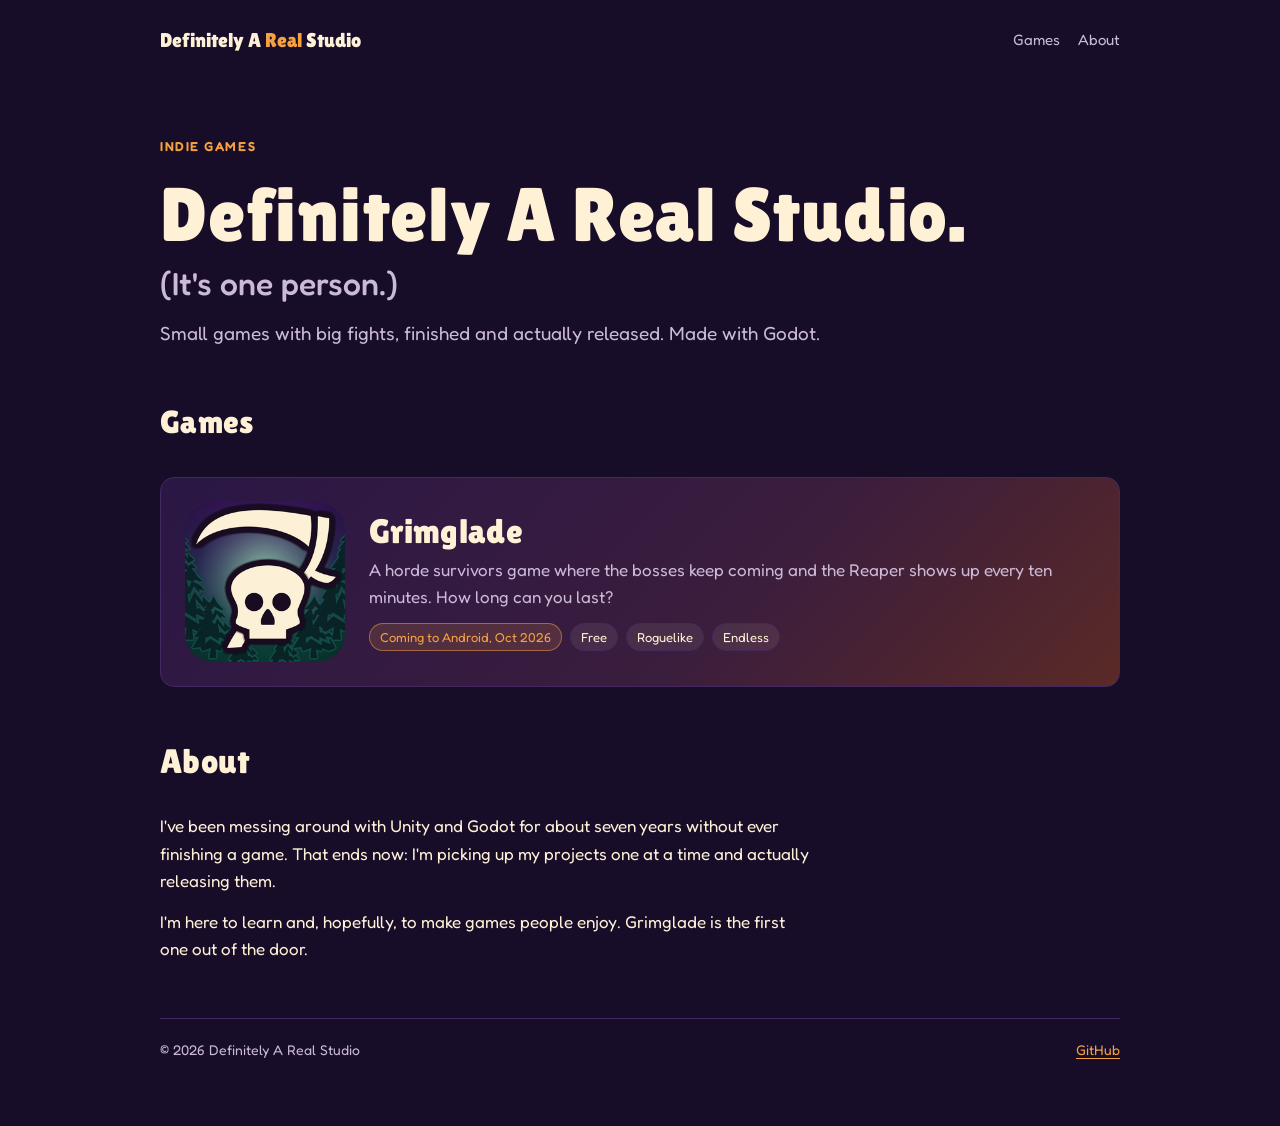
<file: index.html>
<!doctype html>
<html lang="en">
<head>
  <meta charset="utf-8">
  <meta name="viewport" content="width=device-width, initial-scale=1">
  <title>Definitely A Real Studio</title>
  <meta name="description" content="Definitely A Real Studio is a one-person indie game studio. First game: Grimglade, a horde survivors game where the Reaper comes every 10 minutes.">
  <meta property="og:title" content="Definitely A Real Studio">
  <meta property="og:description" content="A one-person indie studio. First game: Grimglade.">
  <meta property="og:image" content="https://definitelyagamestudio.github.io/assets/grimglade-icon-256.png">
  <link rel="icon" type="image/png" href="assets/favicon.png">
  <link rel="preconnect" href="https://fonts.googleapis.com">
  <link rel="preconnect" href="https://fonts.gstatic.com" crossorigin>
  <link rel="stylesheet" href="https://fonts.googleapis.com/css2?family=Fredoka:wght@400;500;600&family=Lilita+One&display=swap">
  <link rel="stylesheet" href="assets/style.css">
</head>
<body>
  <div class="page">
    <header class="site-head">
      <a class="wordmark" href="./">Definitely A <span>Real</span> Studio</a>
      <nav class="nav" aria-label="Main">
        <a href="#games">Games</a>
        <a href="#about">About</a>
      </nav>
    </header>

    <main class="stack">
      <section class="hero">
        <span class="eyebrow">Indie games</span>
        <h1>Definitely A Real Studio.<span class="fine">(It's one person.)</span></h1>
        <p>Small games with big fights, finished and actually released. Made with Godot.</p>
      </section>

      <section class="games" id="games" aria-labelledby="games-title">
        <h2 id="games-title">Games</h2>
        <a class="game-card" href="grimglade/">
          <img src="assets/grimglade-icon-256.png" alt="Grimglade app icon: a skull and scythe over a dark forest glade" width="160" height="160">
          <div>
            <h3>Grimglade</h3>
            <p>A horde survivors game where the bosses keep coming and the Reaper shows up every ten minutes. How long can you last?</p>
            <div class="tags">
              <span class="tag status">Coming to Android, Oct 2026</span>
              <span class="tag">Free</span>
              <span class="tag">Roguelike</span>
              <span class="tag">Endless</span>
            </div>
          </div>
        </a>
      </section>

      <section class="about" id="about" aria-labelledby="about-title">
        <h2 id="about-title">About</h2>
        <p>I've been messing around with Unity and Godot for about seven years without ever finishing a game. That ends now: I'm picking up my projects one at a time and actually releasing them.</p>
        <p>I'm here to learn and, hopefully, to make games people enjoy. Grimglade is the first one out of the door.</p>
      </section>
    </main>

    <footer class="site-foot">
      <span>© 2026 Definitely A Real Studio</span>
      <a href="https://github.com/DefinitelyAGameStudio">GitHub</a>
    </footer>
  </div>
</body>
</html>
</file>
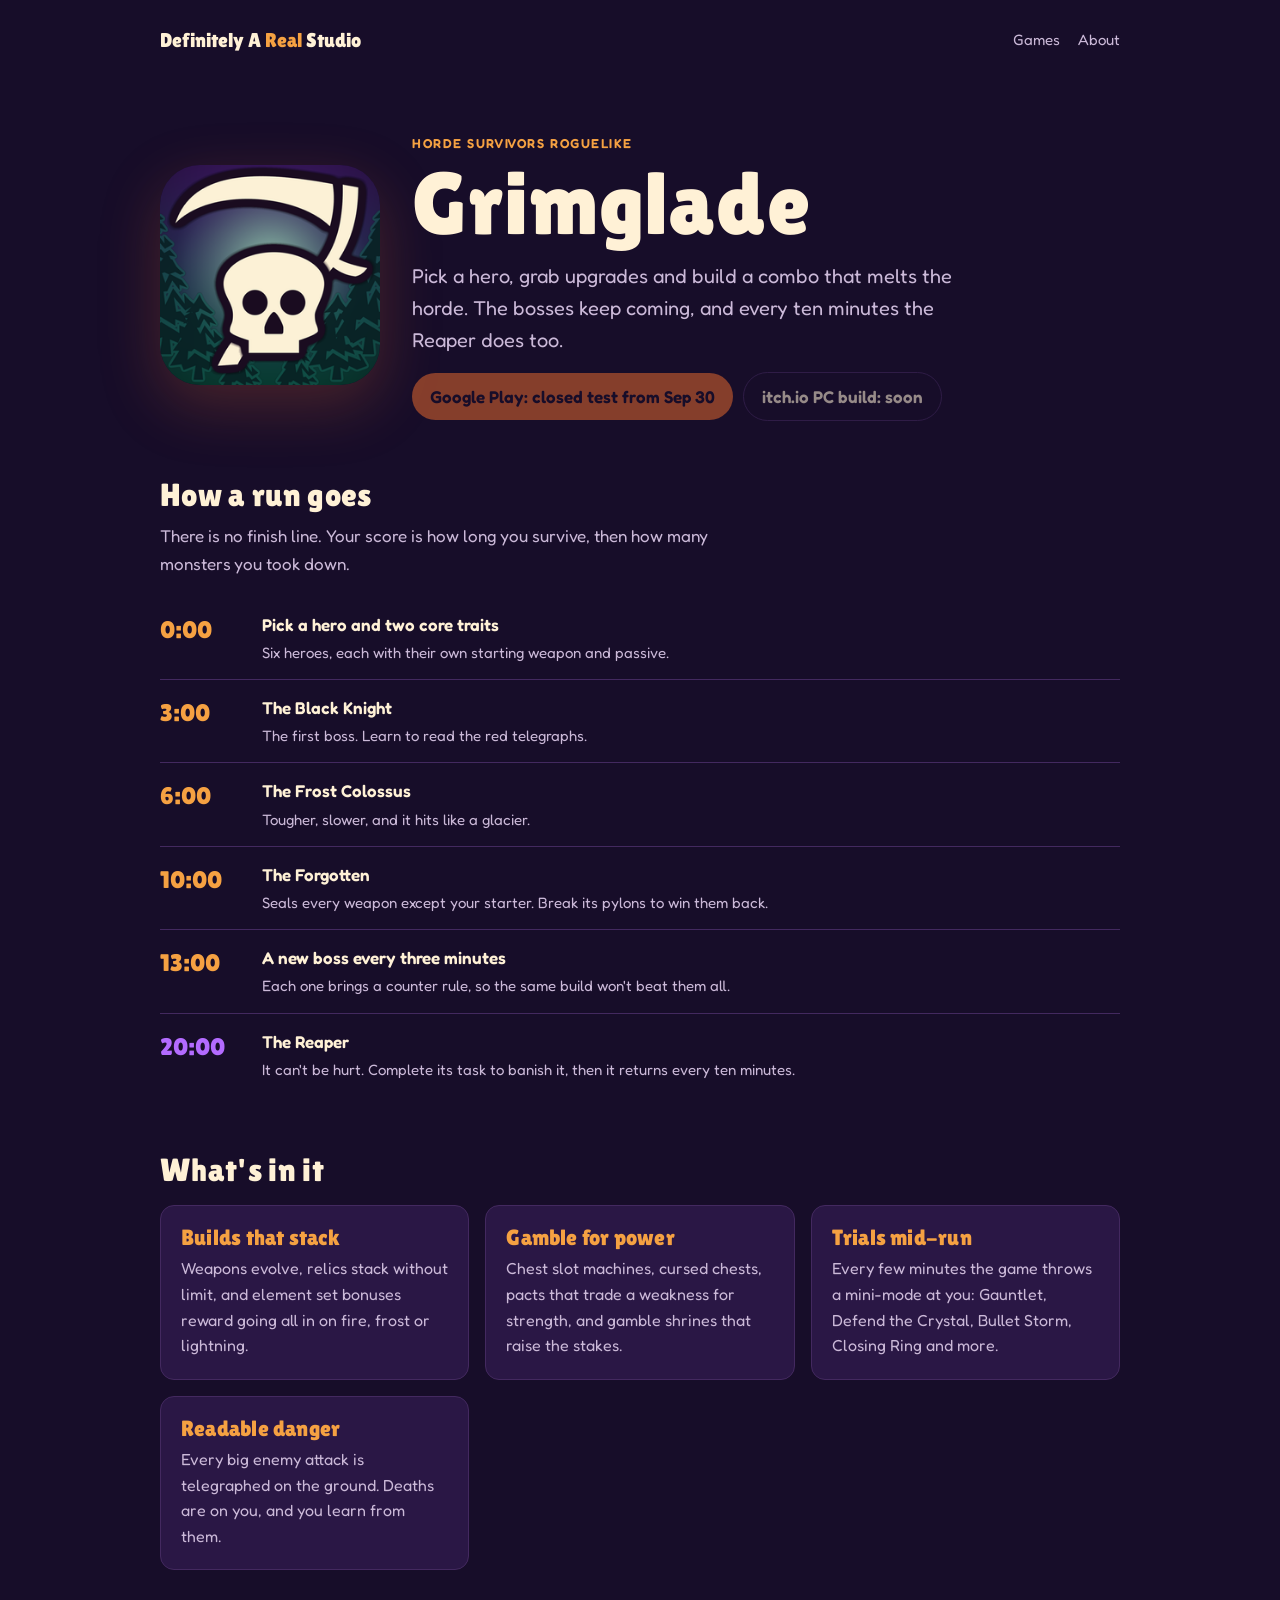
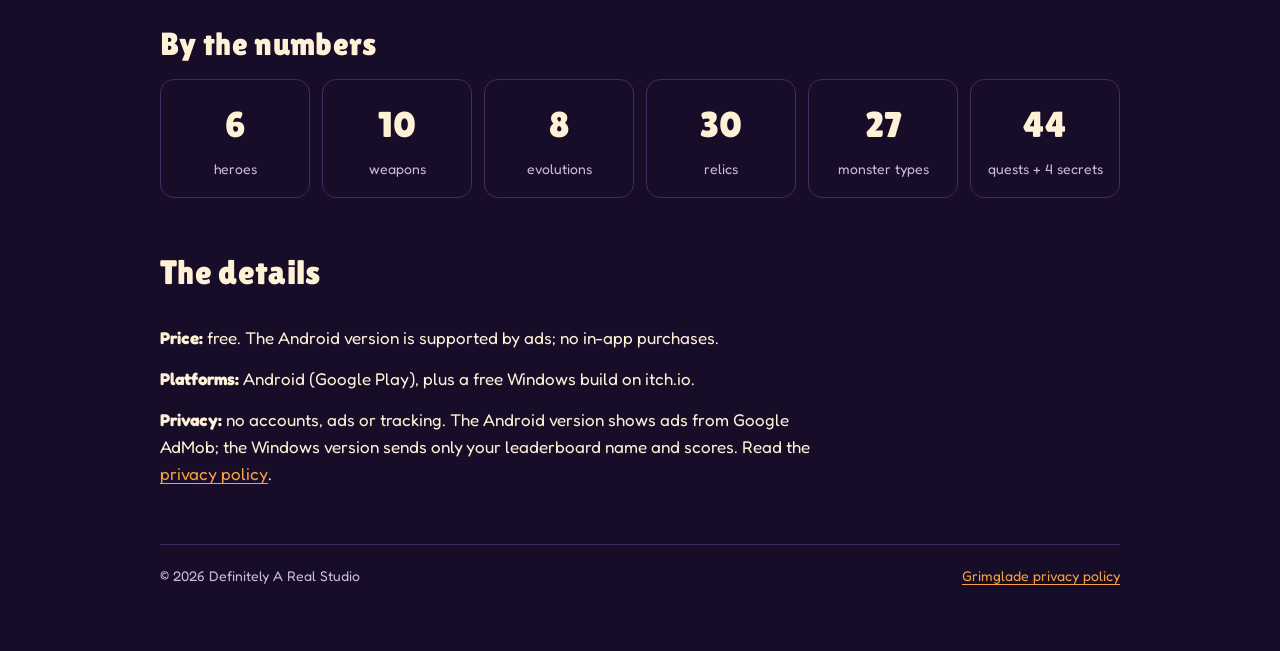
<file: grimglade/index.html>
<!doctype html>
<html lang="en">
<head>
  <meta charset="utf-8">
  <meta name="viewport" content="width=device-width, initial-scale=1">
  <title>Grimglade</title>
  <meta name="description" content="Grimglade is a free horde survivors roguelike: build a combo, fight a boss every three minutes, and outlast the Reaper. Coming to Android.">
  <meta property="og:title" content="Grimglade">
  <meta property="og:description" content="Build a combo, fight a boss every three minutes, outlast the Reaper.">
  <meta property="og:image" content="https://definitelyagamestudio.github.io/assets/grimglade-icon-256.png">
  <link rel="icon" type="image/png" href="../assets/favicon.png">
  <link rel="preconnect" href="https://fonts.googleapis.com">
  <link rel="preconnect" href="https://fonts.gstatic.com" crossorigin>
  <link rel="stylesheet" href="https://fonts.googleapis.com/css2?family=Fredoka:wght@400;500;600&family=Lilita+One&display=swap">
  <link rel="stylesheet" href="../assets/style.css">
</head>
<body>
  <div class="page">
    <header class="site-head">
      <a class="wordmark" href="../">Definitely A <span>Real</span> Studio</a>
      <nav class="nav" aria-label="Main">
        <a href="../#games">Games</a>
        <a href="../#about">About</a>
      </nav>
    </header>

    <main class="stack">
      <section class="game-hero">
        <img src="../assets/grimglade-icon-256.png" alt="Grimglade app icon: a skull and scythe over a dark forest glade" width="220" height="220">
        <div>
          <span class="eyebrow">Horde survivors roguelike</span>
          <h1>Grimglade</h1>
          <p class="pitch">Pick a hero, grab upgrades and build a combo that melts the horde. The bosses keep coming, and every ten minutes the Reaper does too.</p>
          <div class="buttons">
            <span class="button" aria-disabled="true">Google Play: closed test from Sep 30</span>
            <span class="button ghost" aria-disabled="true">itch.io PC build: soon</span>
          </div>
        </div>
      </section>

      <section aria-labelledby="run-title">
        <h2 id="run-title">How a run goes</h2>
        <p class="section-intro">There is no finish line. Your score is how long you survive, then how many monsters you took down.</p>
        <ol class="timeline">
          <li><time>0:00</time><div><strong>Pick a hero and two core traits</strong><span>Six heroes, each with their own starting weapon and passive.</span></div></li>
          <li><time>3:00</time><div><strong>The Black Knight</strong><span>The first boss. Learn to read the red telegraphs.</span></div></li>
          <li><time>6:00</time><div><strong>The Frost Colossus</strong><span>Tougher, slower, and it hits like a glacier.</span></div></li>
          <li><time>10:00</time><div><strong>The Forgotten</strong><span>Seals every weapon except your starter. Break its pylons to win them back.</span></div></li>
          <li><time>13:00</time><div><strong>A new boss every three minutes</strong><span>Each one brings a counter rule, so the same build won't beat them all.</span></div></li>
          <li class="reaper"><time>20:00</time><div><strong>The Reaper</strong><span>It can't be hurt. Complete its task to banish it, then it returns every ten minutes.</span></div></li>
        </ol>
      </section>

      <section aria-labelledby="features-title">
        <h2 id="features-title">What's in it</h2>
        <div class="features">
          <div class="feature"><h3>Builds that stack</h3><p>Weapons evolve, relics stack without limit, and element set bonuses reward going all in on fire, frost or lightning.</p></div>
          <div class="feature"><h3>Gamble for power</h3><p>Chest slot machines, cursed chests, pacts that trade a weakness for strength, and gamble shrines that raise the stakes.</p></div>
          <div class="feature"><h3>Trials mid-run</h3><p>Every few minutes the game throws a mini-mode at you: Gauntlet, Defend the Crystal, Bullet Storm, Closing Ring and more.</p></div>
          <div class="feature"><h3>Readable danger</h3><p>Every big enemy attack is telegraphed on the ground. Deaths are on you, and you learn from them.</p></div>
        </div>
      </section>

      <section aria-labelledby="counts-title">
        <h2 id="counts-title">By the numbers</h2>
        <div class="counts">
          <div class="count"><b>6</b><span>heroes</span></div>
          <div class="count"><b>10</b><span>weapons</span></div>
          <div class="count"><b>8</b><span>evolutions</span></div>
          <div class="count"><b>30</b><span>relics</span></div>
          <div class="count"><b>27</b><span>monster types</span></div>
          <div class="count"><b>44</b><span>quests + 4 secrets</span></div>
        </div>
      </section>

      <section class="about" aria-labelledby="facts-title">
        <h2 id="facts-title">The details</h2>
        <p><strong>Price:</strong> free. The Android version is supported by ads; no in-app purchases.</p>
        <p><strong>Platforms:</strong> Android (Google Play), plus a free Windows build on itch.io.</p>
        <p><strong>Privacy:</strong> no accounts, ads or tracking. The Android version shows ads from Google AdMob; the Windows version sends only your leaderboard name and scores. Read the <a href="privacy/">privacy policy</a>.</p>
      </section>
    </main>

    <footer class="site-foot">
      <span>© 2026 Definitely A Real Studio</span>
      <a href="privacy/">Grimglade privacy policy</a>
    </footer>
  </div>
</body>
</html>
</file>
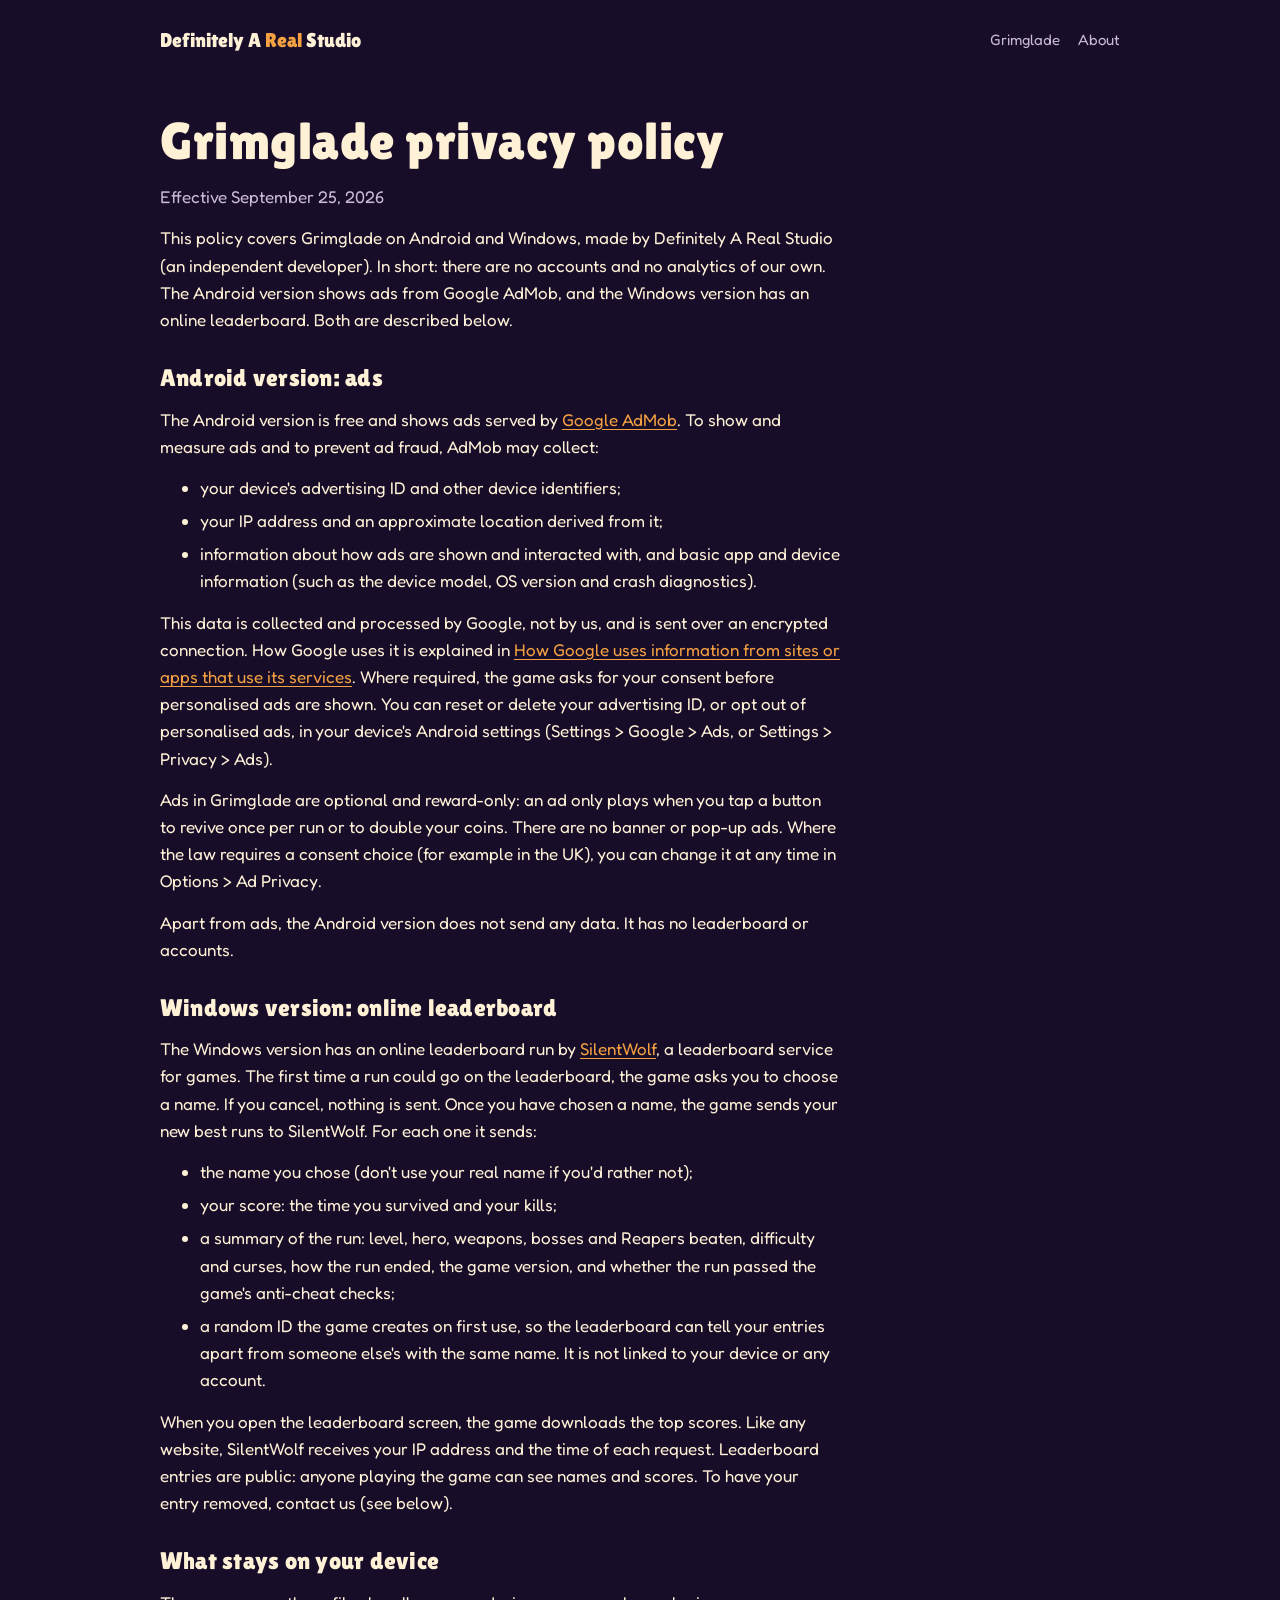
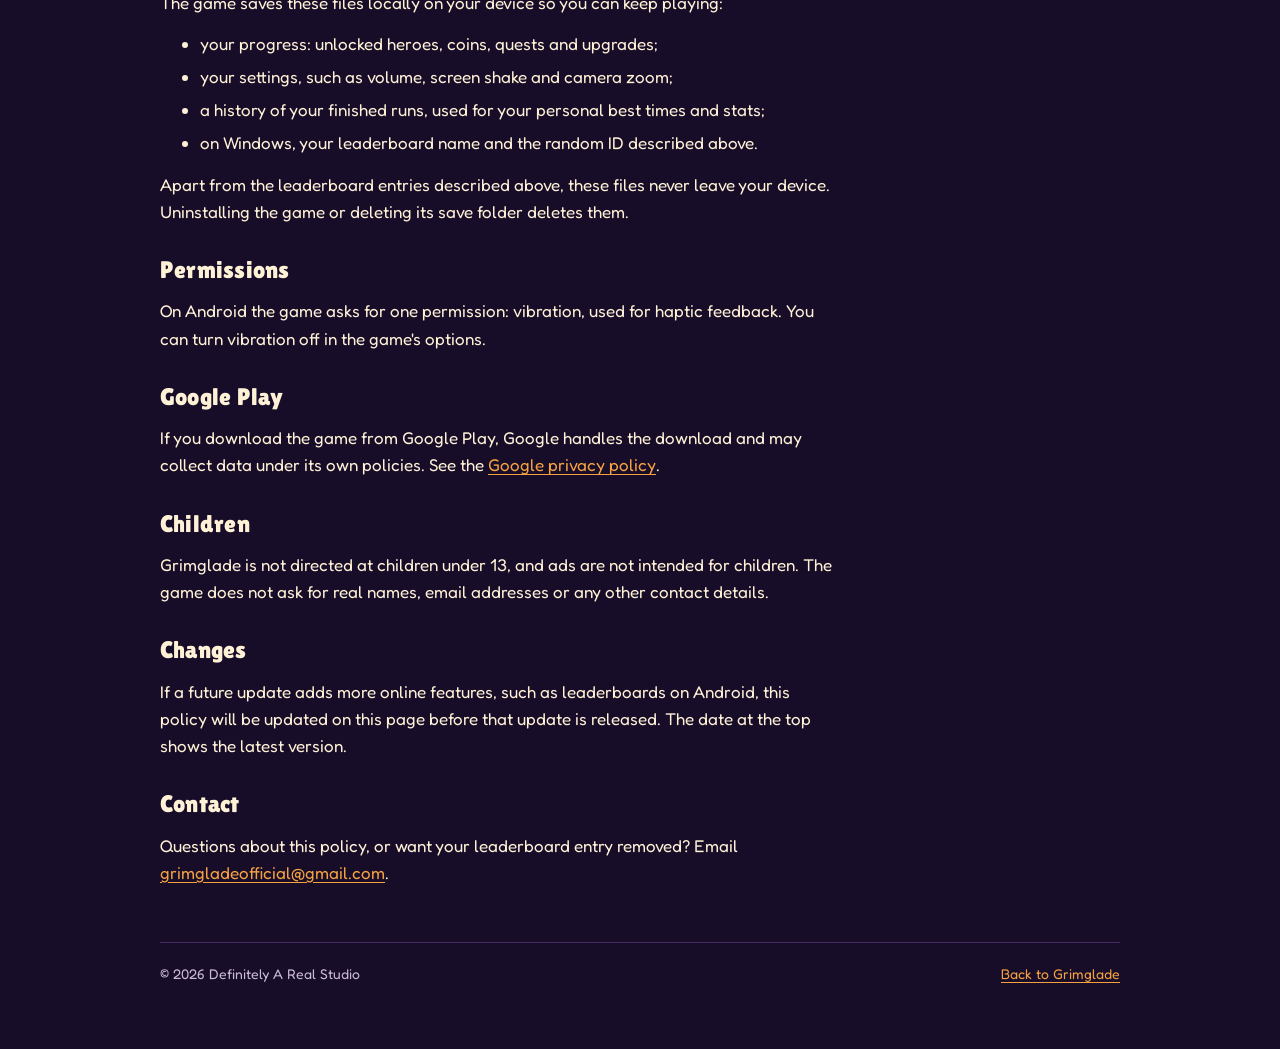
<file: grimglade/privacy/index.html>
<!doctype html>
<html lang="en">
<head>
  <meta charset="utf-8">
  <meta name="viewport" content="width=device-width, initial-scale=1">
  <title>Grimglade Privacy Policy</title>
  <meta name="description" content="Privacy policy for Grimglade by Definitely A Real Studio. The game collects no personal data.">
  <link rel="icon" type="image/png" href="../../assets/favicon.png">
  <link rel="preconnect" href="https://fonts.googleapis.com">
  <link rel="preconnect" href="https://fonts.gstatic.com" crossorigin>
  <link rel="stylesheet" href="https://fonts.googleapis.com/css2?family=Fredoka:wght@400;500;600&family=Lilita+One&display=swap">
  <link rel="stylesheet" href="../../assets/style.css">
</head>
<body>
  <div class="page">
    <header class="site-head">
      <a class="wordmark" href="../../">Definitely A <span>Real</span> Studio</a>
      <nav class="nav" aria-label="Main">
        <a href="../">Grimglade</a>
        <a href="../../#about">About</a>
      </nav>
    </header>

    <main class="prose">
      <h1>Grimglade privacy policy</h1>
      <p class="updated">Effective September 25, 2026</p>

      <p>This policy covers Grimglade on Android and Windows, made by Definitely A Real Studio (an independent developer). In short: there are no accounts and no analytics of our own. The Android version shows ads from Google AdMob, and the Windows version has an online leaderboard. Both are described below.</p>

      <h2>Android version: ads</h2>
      <p>The Android version is free and shows ads served by <a href="https://admob.google.com">Google AdMob</a>. To show and measure ads and to prevent ad fraud, AdMob may collect:</p>
      <ul>
        <li>your device's advertising ID and other device identifiers;</li>
        <li>your IP address and an approximate location derived from it;</li>
        <li>information about how ads are shown and interacted with, and basic app and device information (such as the device model, OS version and crash diagnostics).</li>
      </ul>
      <p>This data is collected and processed by Google, not by us, and is sent over an encrypted connection. How Google uses it is explained in <a href="https://policies.google.com/technologies/partner-sites">How Google uses information from sites or apps that use its services</a>. Where required, the game asks for your consent before personalised ads are shown. You can reset or delete your advertising ID, or opt out of personalised ads, in your device's Android settings (Settings &gt; Google &gt; Ads, or Settings &gt; Privacy &gt; Ads).</p>
      <p>Ads in Grimglade are optional and reward-only: an ad only plays when you tap a button to revive once per run or to double your coins. There are no banner or pop-up ads. Where the law requires a consent choice (for example in the UK), you can change it at any time in Options &gt; Ad Privacy.</p>
      <p>Apart from ads, the Android version does not send any data. It has no leaderboard or accounts.</p>

      <h2>Windows version: online leaderboard</h2>
      <p>The Windows version has an online leaderboard run by <a href="https://silentwolf.com">SilentWolf</a>, a leaderboard service for games. The first time a run could go on the leaderboard, the game asks you to choose a name. If you cancel, nothing is sent. Once you have chosen a name, the game sends your new best runs to SilentWolf. For each one it sends:</p>
      <ul>
        <li>the name you chose (don't use your real name if you'd rather not);</li>
        <li>your score: the time you survived and your kills;</li>
        <li>a summary of the run: level, hero, weapons, bosses and Reapers beaten, difficulty and curses, how the run ended, the game version, and whether the run passed the game's anti-cheat checks;</li>
        <li>a random ID the game creates on first use, so the leaderboard can tell your entries apart from someone else's with the same name. It is not linked to your device or any account.</li>
      </ul>
      <p>When you open the leaderboard screen, the game downloads the top scores. Like any website, SilentWolf receives your IP address and the time of each request. Leaderboard entries are public: anyone playing the game can see names and scores. To have your entry removed, contact us (see below).</p>

      <h2>What stays on your device</h2>
      <p>The game saves these files locally on your device so you can keep playing:</p>
      <ul>
        <li>your progress: unlocked heroes, coins, quests and upgrades;</li>
        <li>your settings, such as volume, screen shake and camera zoom;</li>
        <li>a history of your finished runs, used for your personal best times and stats;</li>
        <li>on Windows, your leaderboard name and the random ID described above.</li>
      </ul>
      <p>Apart from the leaderboard entries described above, these files never leave your device. Uninstalling the game or deleting its save folder deletes them.</p>

      <h2>Permissions</h2>
      <p>On Android the game asks for one permission: vibration, used for haptic feedback. You can turn vibration off in the game's options.</p>

      <h2>Google Play</h2>
      <p>If you download the game from Google Play, Google handles the download and may collect data under its own policies. See the <a href="https://policies.google.com/privacy">Google privacy policy</a>.</p>

      <h2>Children</h2>
      <p>Grimglade is not directed at children under 13, and ads are not intended for children. The game does not ask for real names, email addresses or any other contact details.</p>

      <h2>Changes</h2>
      <p>If a future update adds more online features, such as leaderboards on Android, this policy will be updated on this page before that update is released. The date at the top shows the latest version.</p>

      <h2>Contact</h2>
      <p>Questions about this policy, or want your leaderboard entry removed? Email <a href="mailto:grimgladeofficial@gmail.com">grimgladeofficial@gmail.com</a>.</p>
    </main>

    <footer class="site-foot">
      <span>© 2026 Definitely A Real Studio</span>
      <a href="../">Back to Grimglade</a>
    </footer>
  </div>
</body>
</html>
</file>
<file: assets/style.css>
/* Definitely A Real Studio - shared styles. Colours come from the Grimglade key art. */
:root {
  --night: #170d29;
  --plum: #2a1745;
  --plum-line: #43295f;
  --ember: #e0662e;
  --flame: #f5a142;
  --bone: #fff1d6;
  --muted: #cbb9d8;
  --reaper: #b36bff;
  --radius: 14px;
  color-scheme: dark;
}

* { box-sizing: border-box; }

body {
  margin: 0;
  padding: 0 16px;
  background: var(--night);
  color: var(--bone);
  font: 17px/1.6 "Fredoka", "Trebuchet MS", system-ui, sans-serif;
}

a { color: var(--flame); text-underline-offset: 3px; }
a:hover { color: var(--bone); }
a:focus-visible, .button:focus-visible { outline: 3px solid var(--flame); outline-offset: 3px; }

h1, h2, h3 {
  font-family: "Lilita One", "Impact", system-ui, sans-serif;
  font-weight: 400;
  line-height: 1.1;
  letter-spacing: 0.01em;
  text-wrap: balance;
  margin: 0;
}

.page { max-width: 960px; margin: 0 auto; padding-block: 24px 64px; display: grid; gap: 56px; }
.stack { display: grid; gap: 56px; }

/* Header */
.site-head { display: flex; flex-wrap: wrap; align-items: center; justify-content: space-between; gap: 12px; }
.wordmark { font-family: "Lilita One", system-ui, sans-serif; font-size: 20px; color: var(--bone); text-decoration: none; }
.wordmark span { color: var(--flame); }
.nav { display: flex; gap: 18px; font-size: 15px; }
.nav a { color: var(--muted); text-decoration: none; }
.nav a:hover { color: var(--bone); }

/* Studio hero */
.hero { display: grid; gap: 16px; padding-top: 24px; }
.hero h1 { font-size: clamp(40px, 8vw, 76px); }
.hero h1 .fine { display: block; font-size: 0.42em; color: var(--muted); margin-top: 10px; font-family: "Fredoka", system-ui, sans-serif; font-weight: 500; letter-spacing: 0; }
.hero p { margin: 0; max-width: 60ch; color: var(--muted); font-size: 19px; }

.eyebrow { font-size: 13px; letter-spacing: 0.12em; text-transform: uppercase; color: var(--flame); font-weight: 600; }

/* Game card */
.games { display: grid; gap: 20px; }
.game-card {
  display: grid;
  grid-template-columns: 160px 1fr;
  gap: 24px;
  align-items: center;
  padding: 24px;
  border-radius: var(--radius);
  background: linear-gradient(135deg, var(--plum), #3b1d3d 60%, #5a2a26);
  border: 1px solid var(--plum-line);
  text-decoration: none;
  color: var(--bone);
  transition: transform 0.2s ease, border-color 0.2s ease;
}
.game-card:hover { transform: translateY(-3px); border-color: var(--ember); color: var(--bone); }
.game-card img { width: 160px; height: 160px; border-radius: 28px; display: block; }
.game-card h3 { font-size: 34px; }
.game-card p { margin: 6px 0 12px; color: var(--muted); }

.tags { display: flex; flex-wrap: wrap; gap: 8px; }
.tag { font-size: 13px; padding: 3px 10px; border-radius: 99px; background: rgba(255, 241, 214, 0.08); border: 1px solid var(--plum-line); color: var(--bone); }
.tag.status { background: rgba(245, 161, 66, 0.15); border-color: rgba(245, 161, 66, 0.5); color: var(--flame); }

/* About */
.about { display: grid; gap: 14px; max-width: 65ch; }
.about h2 { font-size: 34px; }
.about p { margin: 0; }

/* Game page */
.game-hero { display: grid; grid-template-columns: 220px 1fr; gap: 32px; align-items: center; padding-top: 16px; }
.game-hero img { width: 220px; height: 220px; border-radius: 40px; box-shadow: 0 20px 60px rgba(224, 102, 46, 0.25); }
.game-hero h1 { font-size: clamp(48px, 9vw, 88px); }
.game-hero .pitch { font-size: 20px; color: var(--muted); margin: 8px 0 16px; max-width: 48ch; }
.buttons { display: flex; flex-wrap: wrap; gap: 10px; align-items: center; }
.button {
  display: inline-block; padding: 10px 18px; border-radius: 99px; font-weight: 600; text-decoration: none;
  background: var(--ember); color: var(--night);
}
.button.ghost { background: transparent; color: var(--bone); border: 1px solid var(--plum-line); }
.button[aria-disabled="true"] { opacity: 0.55; pointer-events: none; }

section h2 { font-size: 32px; margin-bottom: 18px; }
.section-intro { margin: -8px 0 20px; color: var(--muted); max-width: 60ch; }

/* The run timeline: a real sequence, so it is drawn as one */
.timeline { list-style: none; margin: 0; padding: 0; display: grid; gap: 0; }
.timeline li { display: grid; grid-template-columns: 84px 1fr; gap: 18px; padding: 14px 0; border-top: 1px solid var(--plum-line); }
.timeline li:first-child { border-top: 0; }
.timeline time { font-family: "Lilita One", system-ui, sans-serif; font-size: 24px; color: var(--flame); font-variant-numeric: tabular-nums; }
.timeline li.reaper time { color: var(--reaper); }
.timeline strong { display: block; font-weight: 600; }
.timeline span { color: var(--muted); font-size: 15px; }

.features { display: grid; grid-template-columns: repeat(auto-fit, minmax(240px, 1fr)); gap: 16px; }
.feature { padding: 20px; border-radius: var(--radius); background: var(--plum); border: 1px solid var(--plum-line); }
.feature h3 { font-size: 22px; margin-bottom: 6px; color: var(--flame); }
.feature p { margin: 0; color: var(--muted); font-size: 16px; }

.counts { display: grid; grid-template-columns: repeat(auto-fit, minmax(130px, 1fr)); gap: 12px; }
.count { padding: 16px; border-radius: var(--radius); border: 1px solid var(--plum-line); text-align: center; }
.count b { display: block; font-family: "Lilita One", system-ui, sans-serif; font-size: 36px; font-weight: 400; color: var(--bone); font-variant-numeric: tabular-nums; }
.count span { color: var(--muted); font-size: 14px; }

/* Long-form text (privacy policy) */
.prose { max-width: 68ch; display: grid; gap: 14px; }
.prose h1 { font-size: clamp(36px, 6vw, 52px); }
.prose h2 { font-size: 24px; margin-top: 18px; }
.prose p, .prose ul { margin: 0; }
.prose li + li { margin-top: 6px; }
.prose .updated { color: var(--muted); }

.site-foot { border-top: 1px solid var(--plum-line); padding-top: 20px; color: var(--muted); font-size: 14px; display: flex; flex-wrap: wrap; gap: 8px 20px; justify-content: space-between; }

@media (max-width: 640px) {
  body { font-size: 16px; }
  .game-card { grid-template-columns: 1fr; }
  .game-card img { width: 120px; height: 120px; border-radius: 22px; }
  .game-hero { grid-template-columns: 1fr; }
  .game-hero img { width: 150px; height: 150px; border-radius: 30px; }
  .timeline li { grid-template-columns: 64px 1fr; }
}

@media (prefers-reduced-motion: reduce) {
  .game-card { transition: none; }
  .game-card:hover { transform: none; }
}
</file>
